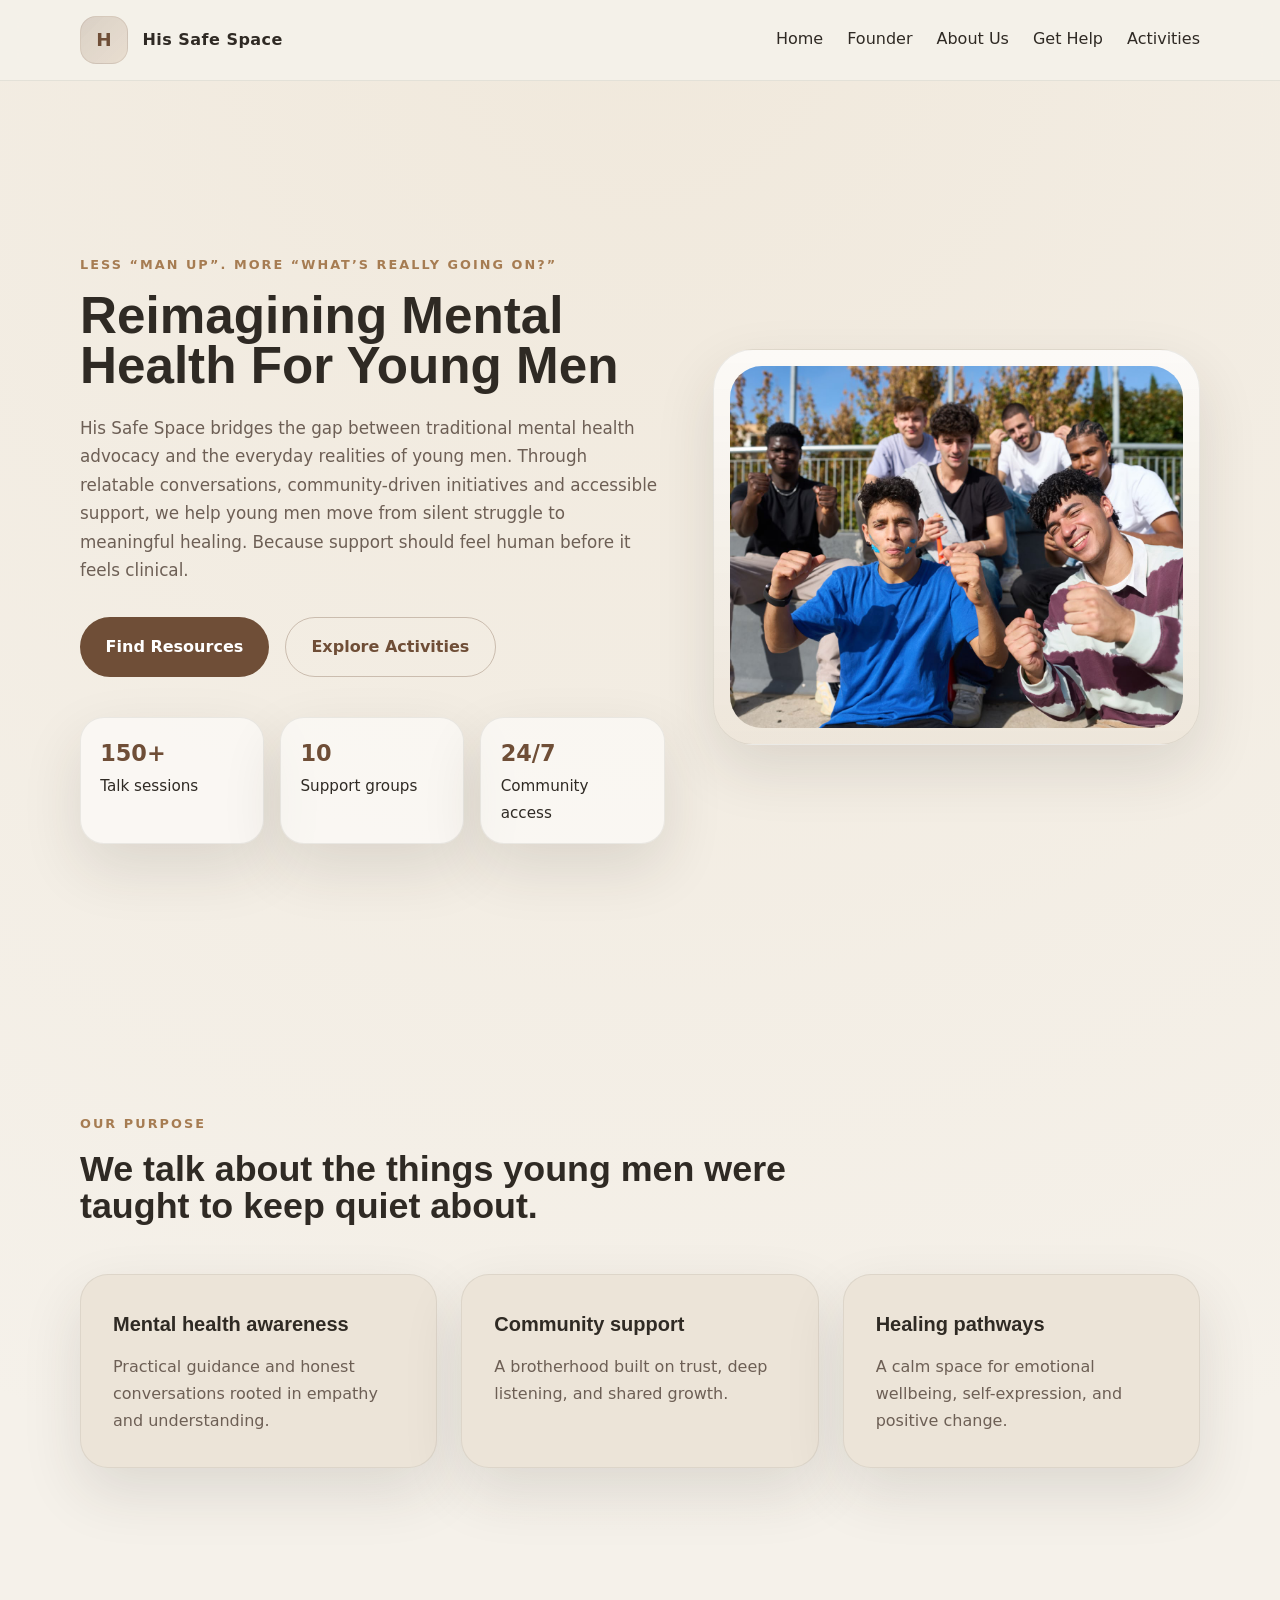
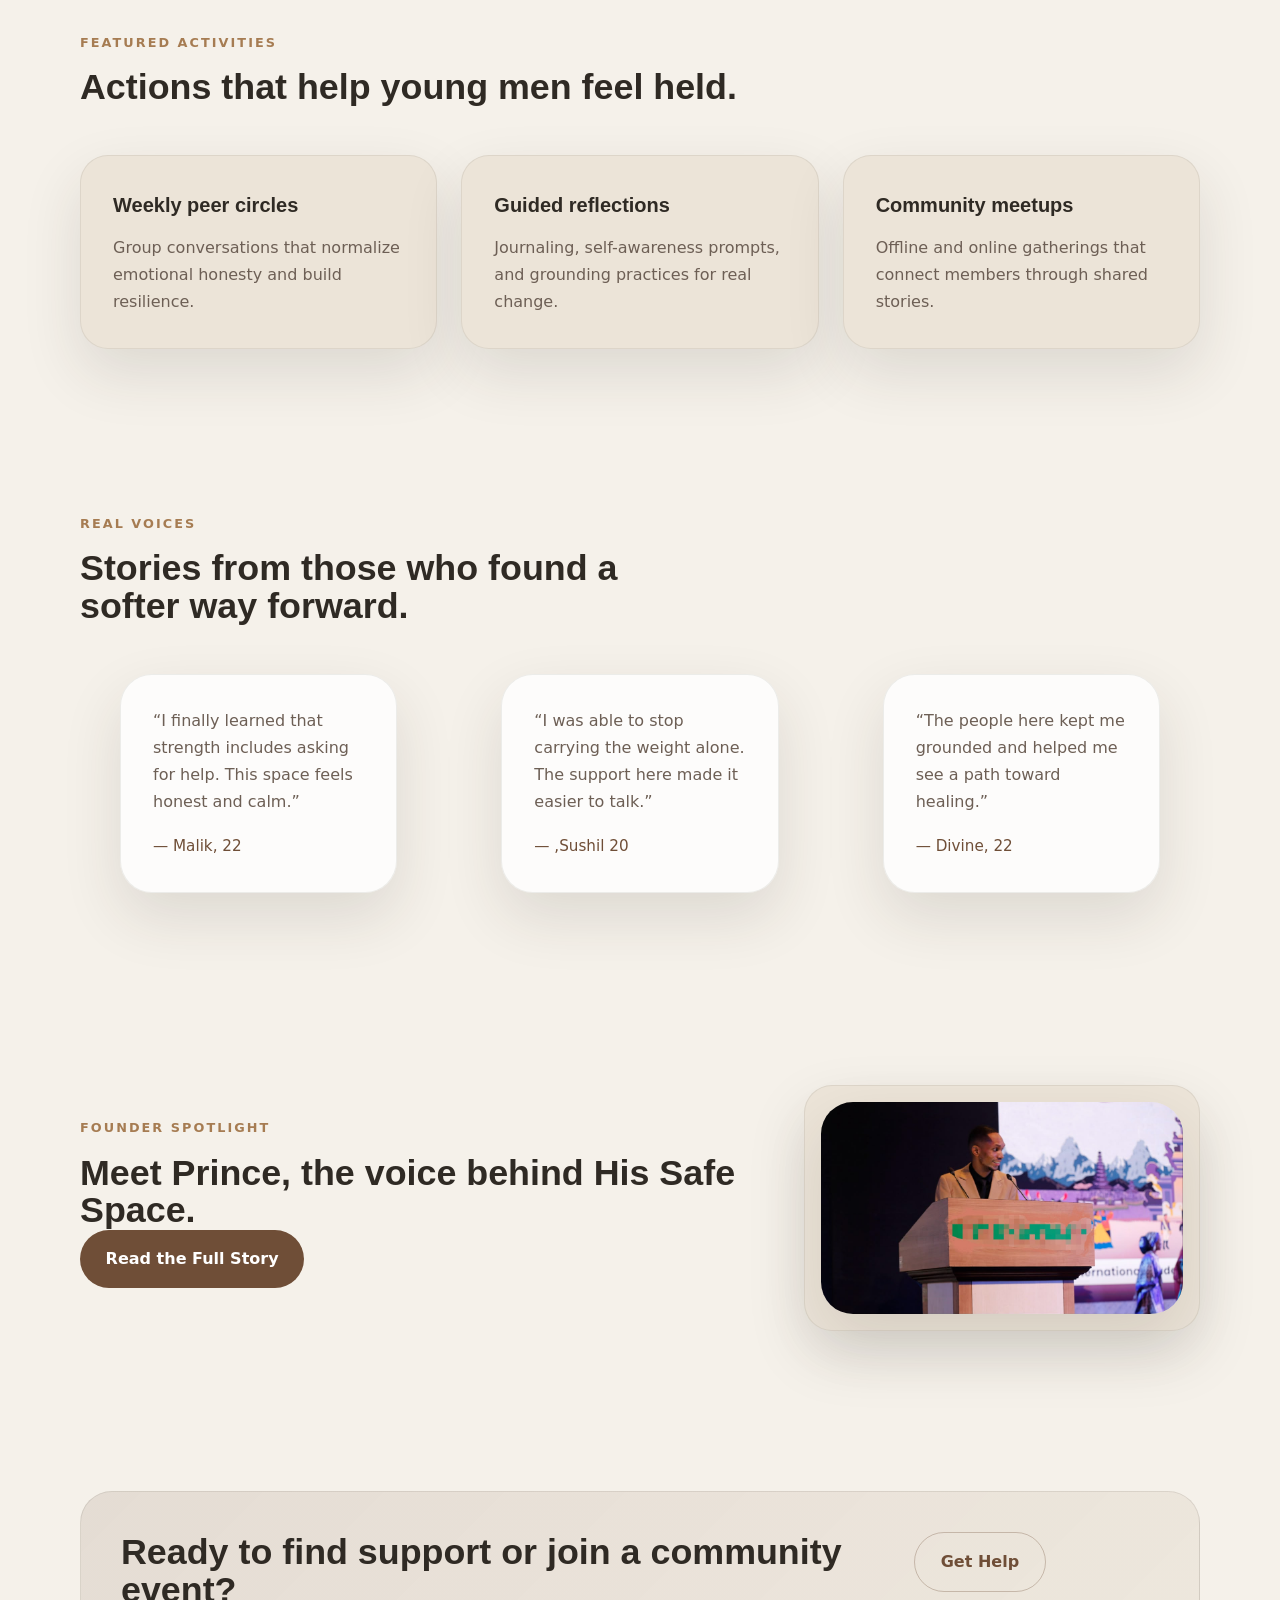
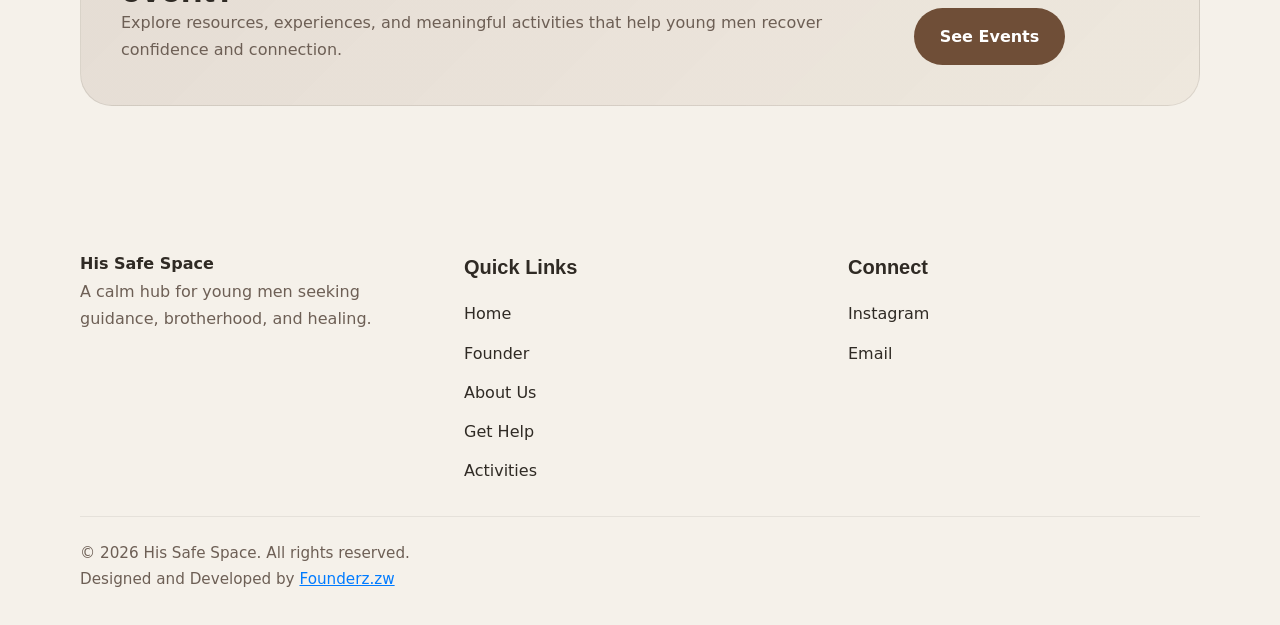
<file: index.html>
<!DOCTYPE html>
<html lang="en">
<head>
  <meta charset="UTF-8" />
  <meta name="viewport" content="width=device-width, initial-scale=1.0" />
  <title>HIS SAFE SPACE | Youth Mental Health</title>
  <link rel="stylesheet" href="css/styles.css" />
  <link rel="stylesheet" href="css/animations.css" />
  <link rel="stylesheet" href="css/responsive.css" />
</head>
<body>
  <header class="site-header">
    <div class="container header-inner">
      <a href="index.html" class="brand" aria-label="His Safe Space homepage">
        <span class="brand-mark">H</span>
        <span class="brand-text">His Safe Space</span>
      </a>
      <button class="nav-toggle" aria-controls="primary-navigation" aria-expanded="false" aria-label="Open navigation">
        <span></span><span></span><span></span>
      </button>
      <nav class="nav" id="primary-navigation">
        <ul class="nav-list">
          <li><a href="index.html">Home</a></li>
          <li><a href="founder.html">Founder</a></li>
          <li><a href="about.html">About Us</a></li>
          <li><a href="get-help.html">Get Help</a></li>
          <li><a href="activities.html">Activities</a></li>
        </ul>
      </nav>
    </div>
  </header>

  <main>
    <section class="hero section" id="home-hero">
      <div class="container hero-grid">
        <div class="hero-copy" data-animate>
          <span class="eyebrow">LESS “MAN UP”. MORE “WHAT’S REALLY GOING ON?”</span>
          <h1>Reimagining Mental Health For Young Men</h1>
          <p>
            His Safe Space bridges the gap between traditional mental health advocacy and the everyday realities of young men. 
            Through relatable conversations, community-driven initiatives and accessible support, we help young men move from silent struggle to meaningful healing.
            Because support should feel human before it feels clinical.
          </p>
         
          <div class="hero-actions">
            <a class="button button-primary" href="get-help.html">Find Resources</a>
            <a class="button button-secondary" href="activities.html">Explore Activities</a>
          </div>
          <div class="hero-stats" aria-label="Impact statistics">
            <div>
              <strong>150+</strong>
              <span>Talk sessions</span>
            </div>
            <div>
              <strong>10</strong>
              <span>Support groups</span>
            </div>
            <div>
              <strong>24/7</strong>
              <span>Community access</span>
            </div>
          </div>
        </div>
        <div class="hero-visual" data-animate>
          <div class="hero-card">
            <img src="assets/images/hero-illustration.jpeg" alt="Warm illustration of young people sharing" />
          </div>
        </div>
      </div>
    </section>

    <section class="mission section" id="mission" data-animate>
      <div class="container">
        <div class="section-header">
          <p class="eyebrow">Our Purpose</p>
          <h2>We talk about the things young men were taught to keep quiet about.</h2>
        </div>
        <div class="mission-grid">
          <article class="mission-card">
            <h3>Mental health awareness</h3>
            <p>Practical guidance and honest conversations rooted in empathy and understanding.</p>
          </article>
          <article class="mission-card">
            <h3>Community support</h3>
            <p>A brotherhood built on trust, deep listening, and shared growth.</p>
          </article>
          <article class="mission-card">
            <h3>Healing pathways</h3>
            <p>A calm space for emotional wellbeing, self-expression, and positive change.</p>
          </article>
        </div>
      </div>
    </section>

    <section class="featured section" id="featured-activities" data-animate>
      <div class="container">
        <div class="section-header">
          <p class="eyebrow">Featured Activities</p>
          <h2>Actions that help young men feel held.</h2>
        </div>
        <div class="featured-grid">
          <article class="featured-card">
            <h3>Weekly peer circles</h3>
            <p>Group conversations that normalize emotional honesty and build resilience.</p>
          </article>
          <article class="featured-card">
            <h3>Guided reflections</h3>
            <p>Journaling, self-awareness prompts, and grounding practices for real change.</p>
          </article>
          <article class="featured-card">
            <h3>Community meetups</h3>
            <p>Offline and online gatherings that connect members through shared stories.</p>
          </article>
        </div>
      </div>
    </section>

    <section class="testimonials section" id="testimonials" data-animate>
      <div class="container testimonials-inner">
        <div class="section-header narrow">
          <p class="eyebrow">Real Voices</p>
          <h2>Stories from those who found a softer way forward.</h2>
        </div>
        <div class="testimonial-grid">
          <blockquote>
            <p>“I finally learned that strength includes asking for help. This space feels honest and calm.”</p>
            <footer>— Malik, 22</footer>
          </blockquote>
          <blockquote>
            <p>“I was able to stop carrying the weight alone. The support here made it easier to talk.”</p>
            <footer>— ,Sushil 20</footer>
          </blockquote>
          <blockquote>
            <p>“The people here kept me grounded and helped me see a path toward healing.”</p>
            <footer>— Divine, 22</footer>
          </blockquote>
        </div>
      </div>
    </section>

    <section class="founder-preview section" id="founder-preview" data-animate>
      <div class="container founder-grid">
        <div class="founder-copy">
          <p class="eyebrow">Founder Spotlight</p>
          <h2>Meet Prince, the voice behind His Safe Space.</h2>
          <a class="button button-primary" href="founder.html">Read the Full Story</a>
        </div>
        <div class="founder-card">
          <img src="assets/images/founder-photo.jpeg" alt="Portrait of founder Prince" />
        </div>
      </div>
    </section>

    <section class="cta section" id="cta" data-animate>
      <div class="container cta-panel">
        <div>
          <h2>Ready to find support or join a community event?</h2>
          <p>Explore resources, experiences, and meaningful activities that help young men recover confidence and connection.</p>
        </div>
        <div class="cta-actions">
          <a class="button button-secondary" href="get-help.html">Get Help</a>
          <a class="button button-primary" href="activities.html">See Events</a>
        </div>
      </div>
    </section>
  </main>

  <footer class="site-footer">
    <div class="container footer-grid">
      <div>
        <a href="index.html" class="brand footer-brand">His Safe Space</a>
        <p>A calm hub for young men seeking guidance, brotherhood, and healing.</p>
      </div>
      <div>
        <h3>Quick Links</h3>
        <ul>
          <li><a href="index.html">Home</a></li>
          <li><a href="founder.html">Founder</a></li>
          <li><a href="about.html">About Us</a></li>
          <li><a href="get-help.html">Get Help</a></li>
          <li><a href="activities.html">Activities</a></li>
        </ul>
      </div>
      <div>
        <h3>Connect</h3>
        <ul class="social-list">
          <li><a href="https://www.instagram.com/his_safespace?igsh=cHZrZWQzOXJzcTB6&utm_source=qr" target="_blank" rel="noopener noreferrer">Instagram</a></li>
          <li><a href="mailto:Email-hhisafespace@gmail.com" target="_blank" rel="noopener noreferrer">Email</a></li>
        </ul>
      </div>
    </div>
    <div class="container footer-bottom">
      <p>© 2026 His Safe Space. All rights reserved.</p>
      <p>Designed and Developed by <a href="https://founderz.onrender.com" style="color: #007bff; text-decoration: underline;" target="_blank" rel="noopener noreferrer">Founderz.zw</a></p>
    </div>
  </footer>

  <script src="js/main.js"></script>
</body>
</html>
</file>
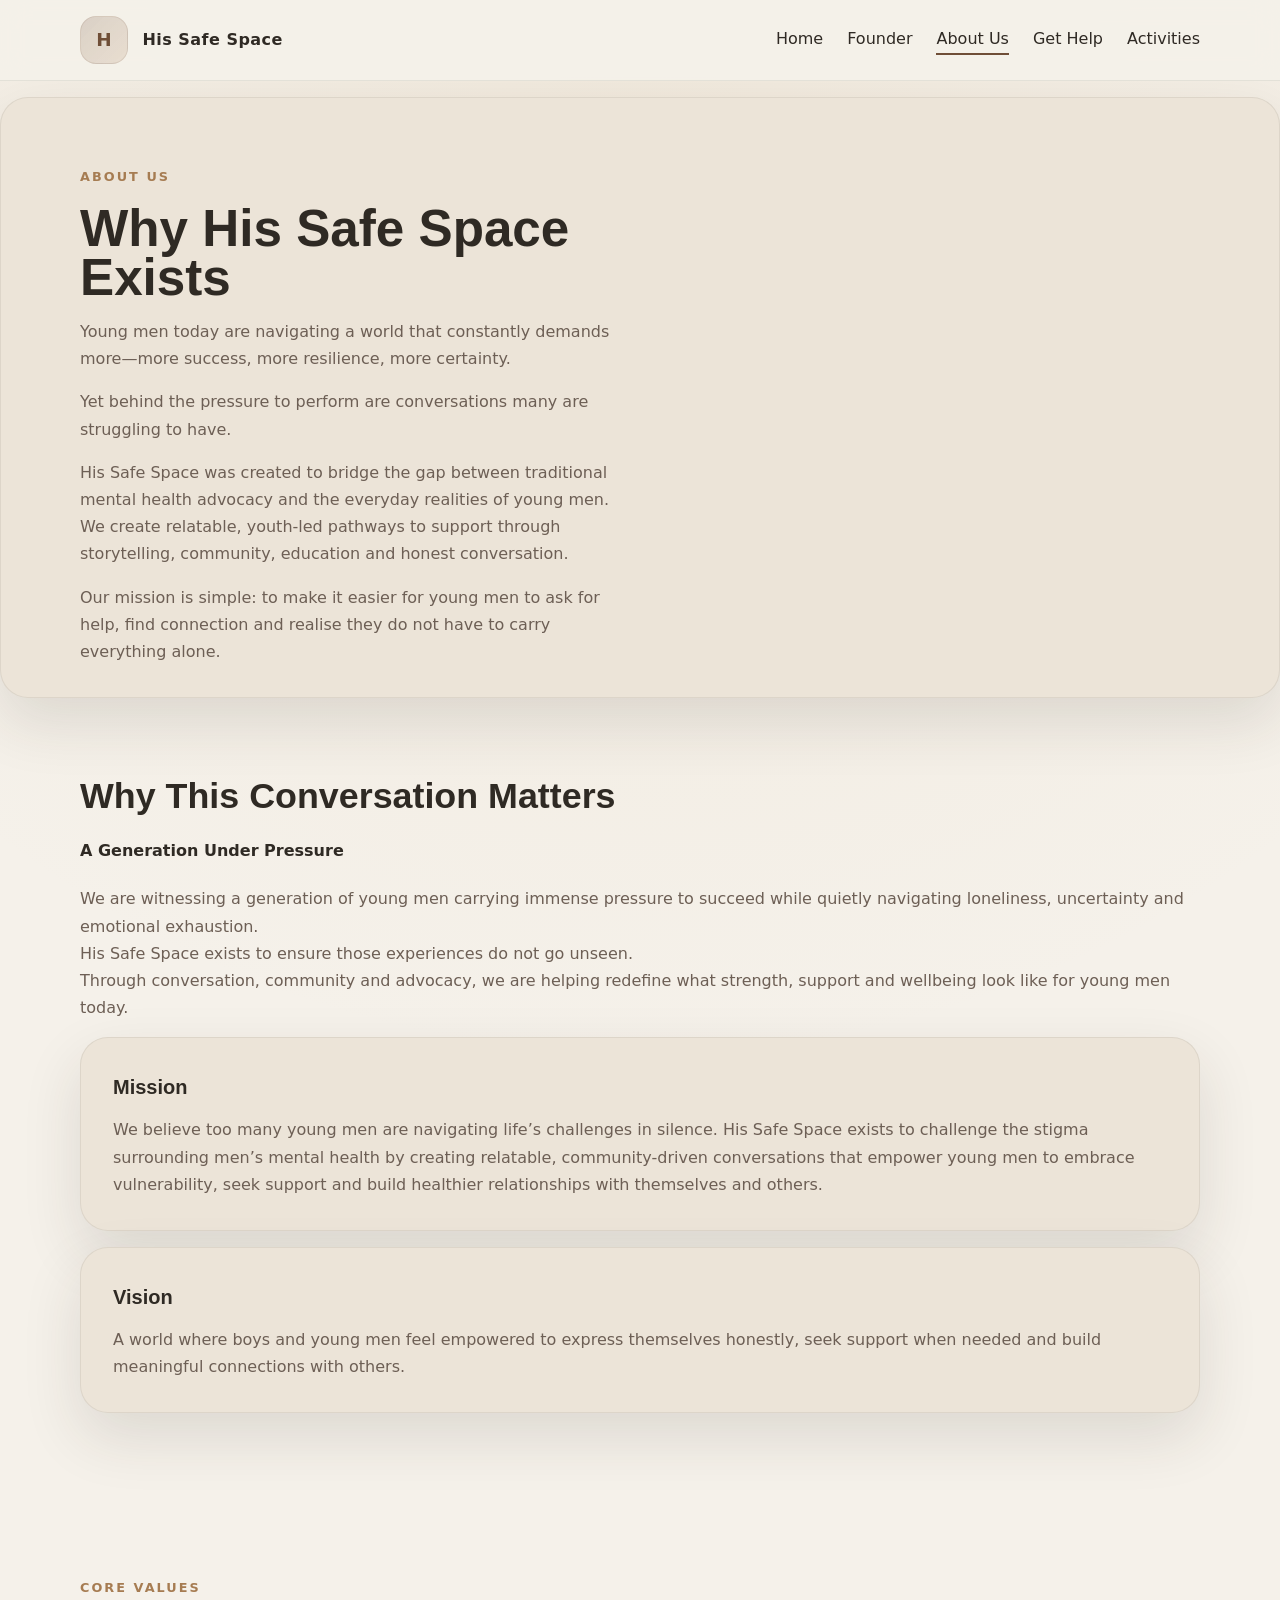
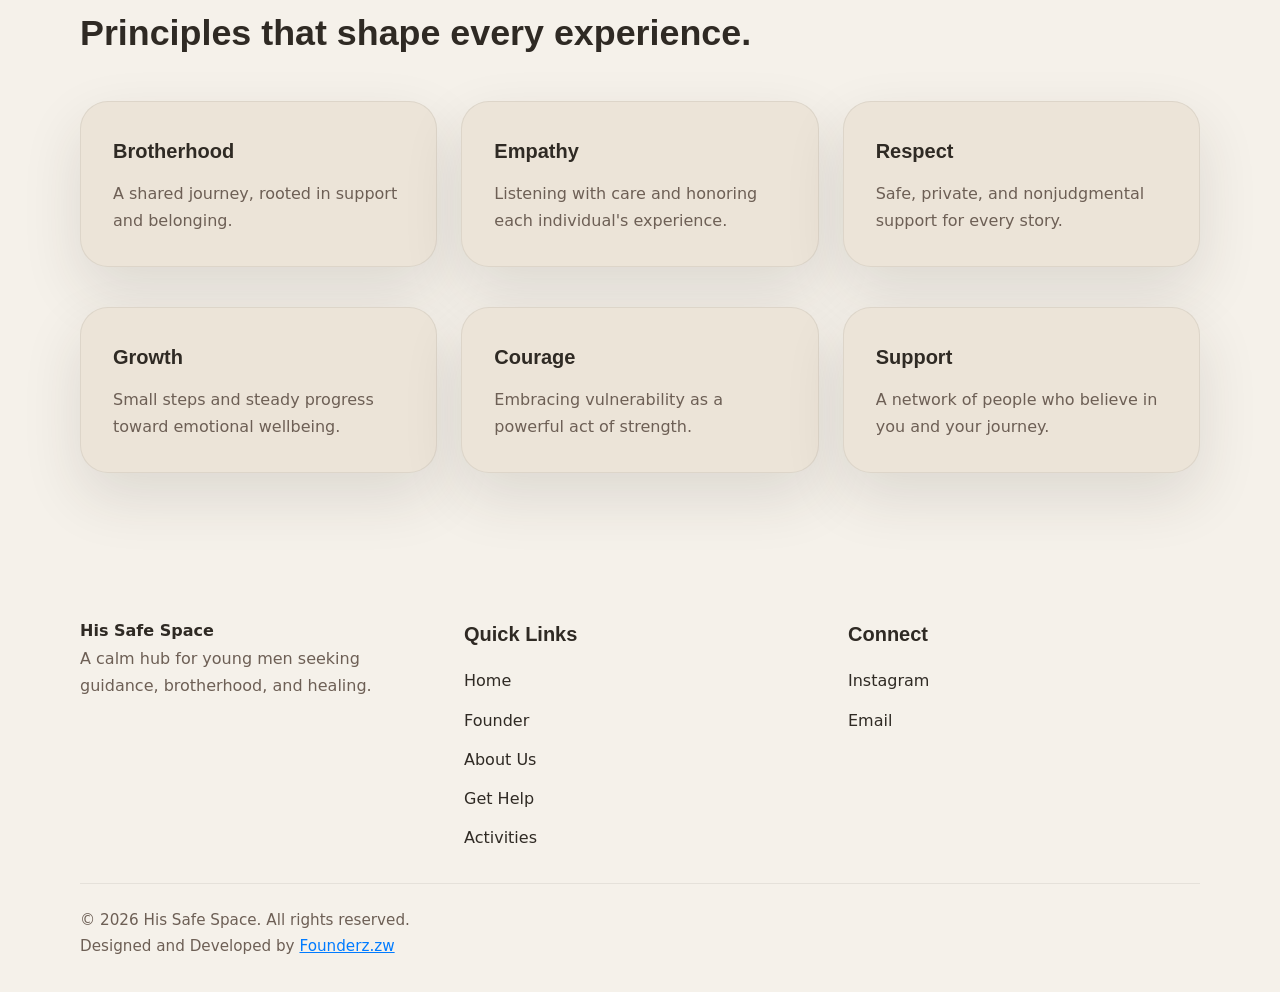
<file: about.html>
<!DOCTYPE html>
<html lang="en">
<head>
  <meta charset="UTF-8" />
  <meta name="viewport" content="width=device-width, initial-scale=1.0" />
  <title>About Us | HIS SAFE SPACE</title>
  <link rel="stylesheet" href="css/styles.css" />
  <link rel="stylesheet" href="css/animations.css" />
  <link rel="stylesheet" href="css/responsive.css" />
</head>
<body>
  <header class="site-header">
    <div class="container header-inner">
      <a href="index.html" class="brand" aria-label="His Safe Space homepage">
        <span class="brand-mark">H</span>
        <span class="brand-text">His Safe Space</span>
      </a>
      <button class="nav-toggle" aria-controls="primary-navigation" aria-expanded="false" aria-label="Open navigation">
        <span></span><span></span><span></span>
      </button>
      <nav class="nav" id="primary-navigation">
        <ul class="nav-list">
          <li><a href="index.html">Home</a></li>
          <li><a href="founder.html">Founder</a></li>
          <li><a href="about.html" aria-current="page">About Us</a></li>
          <li><a href="get-help.html">Get Help</a></li>
          <li><a href="activities.html">Activities</a></li>
        </ul>
      </nav>
    </div>
  </header>

  <main>
    <section class="page-hero section" data-animate>
      <div class="container page-hero-grid">
        <div class="page-hero-copy">
          <p class="eyebrow">About Us</p>
          <h1>Why His Safe Space Exists</h1>
          <p class="page-subtitle">
            Young men today are navigating a world that constantly demands more—more success, more resilience, more certainty.
          </p>
          <p class="page-subtitle">
            Yet behind the pressure to perform are conversations many are struggling to have.
          </p>
          <P class="page-subtitle">
            His Safe Space was created to bridge the gap between traditional mental health advocacy and the everyday realities of young men. We create relatable, youth-led pathways to support through storytelling, community, education and honest conversation.
          </P>
          <p class="page-subtitle">
            Our mission is simple: to make it easier for young men to ask for help, find connection and realise they do not have to carry everything alone.
          </p>
        </div>
      </div>
    </section>

    <section class="about-content section" data-animate>
      <div class="container about-grid">
        <article>
          <h2>Why This Conversation Matters</h2>
          
          <h4>A Generation Under Pressure</h4>
          
          <p>
            We are witnessing a generation of young men carrying immense pressure to succeed while quietly navigating loneliness, uncertainty and emotional exhaustion.
          </p>
          <p>
            His Safe Space exists to ensure those experiences do not go unseen.
          </p>
          <p>
            Through conversation, community and advocacy, we are helping redefine what strength, support and wellbeing look like for young men today.
          </p>
        </article>
        <aside class="about-sidebar">
          <div class="value-card">
            <h3>Mission</h3>
            <p>
              We believe too many young men are navigating life’s challenges in silence.
              His Safe Space exists to challenge the stigma surrounding men’s mental health by creating relatable, 
              community-driven conversations that empower young men to embrace vulnerability, seek support and build healthier relationships with themselves and others.
            </p>
          </div>
          <div class="value-card">
            <h3>Vision</h3>
            <p>
              A world where boys and young men feel empowered to express themselves honestly,
               seek support when needed and build meaningful connections with others.
            </p>
          </div>
        </aside>
      </div>
    </section>

    <section class="core-values section" data-animate>
      <div class="container">
        <div class="section-header">
          <p class="eyebrow">Core Values</p>
          <h2>Principles that shape every experience.</h2>
        </div>
        <div class="values-grid values-grid-2">
          <article class="value-card interactive-card" tabindex="0">
            <h3>Brotherhood</h3>
            <p>A shared journey, rooted in support and belonging.</p>
          </article>
          <article class="value-card interactive-card" tabindex="0">
            <h3>Empathy</h3>
            <p>Listening with care and honoring each individual's experience.</p>
          </article>
          <article class="value-card interactive-card" tabindex="0">
            <h3>Respect</h3>
            <p>Safe, private, and nonjudgmental support for every story.</p>
          </article>
          <article class="value-card interactive-card" tabindex="0">
            <h3>Growth</h3>
            <p>Small steps and steady progress toward emotional wellbeing.</p>
          </article>
          <article class="value-card interactive-card" tabindex="0">
            <h3>Courage</h3>
            <p>Embracing vulnerability as a powerful act of strength.</p>
          </article>
          <article class="value-card interactive-card" tabindex="0">
            <h3>Support</h3>
            <p>A network of people who believe in you and your journey.</p>
          </article>
        </div>
      </div>
    </section>
  </main>

  <footer class="site-footer">
    <div class="container footer-grid">
      <div>
        <a href="index.html" class="brand footer-brand">His Safe Space</a>
        <p>A calm hub for young men seeking guidance, brotherhood, and healing.</p>
      </div>
      <div>
        <h3>Quick Links</h3>
        <ul>
          <li><a href="index.html">Home</a></li>
          <li><a href="founder.html">Founder</a></li>
          <li><a href="about.html">About Us</a></li>
          <li><a href="get-help.html">Get Help</a></li>
          <li><a href="activities.html">Activities</a></li>
        </ul>
      </div>
      <div>
        <h3>Connect</h3>
        <ul class="social-list">
          <li><a href="https://www.instagram.com/his_safespace?igsh=cHZrZWQzOXJzcTB6&utm_source=qr" target="_blank" rel="noopener noreferrer">Instagram</a></li>
          <li><a href="mailto:Email-hhisafespace@gmail.com" target="_blank" rel="noopener noreferrer">Email</a></li>
          
        </ul>
      </div>
    </div>
    <div class="container footer-bottom">
      <p>© 2026 His Safe Space. All rights reserved.</p>
      <p>Designed and Developed by <a href="https://founderz.onrender.com" style="color: #007bff; text-decoration: underline;" target="_blank" rel="noopener noreferrer">Founderz.zw</a></p>
    </div>
  </footer>

  <script src="js/main.js"></script>
</body>
</html>
</file>
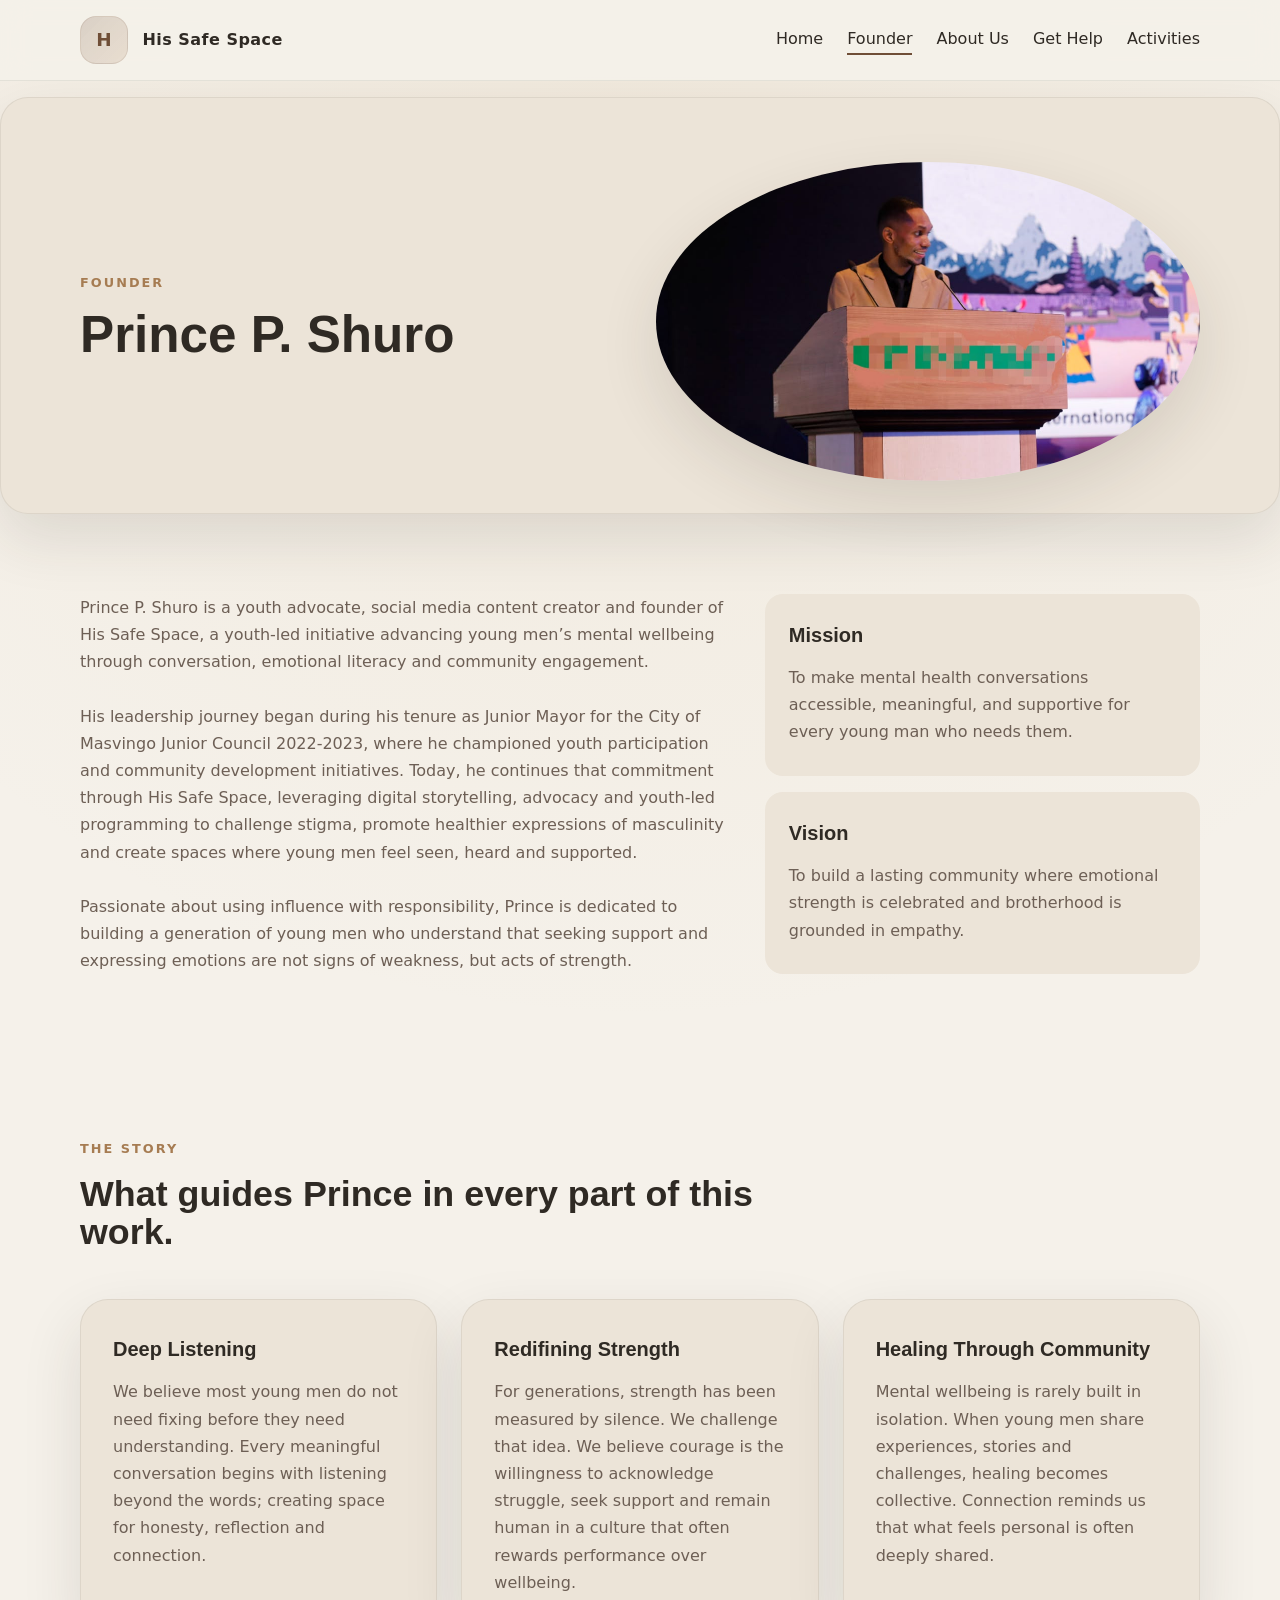
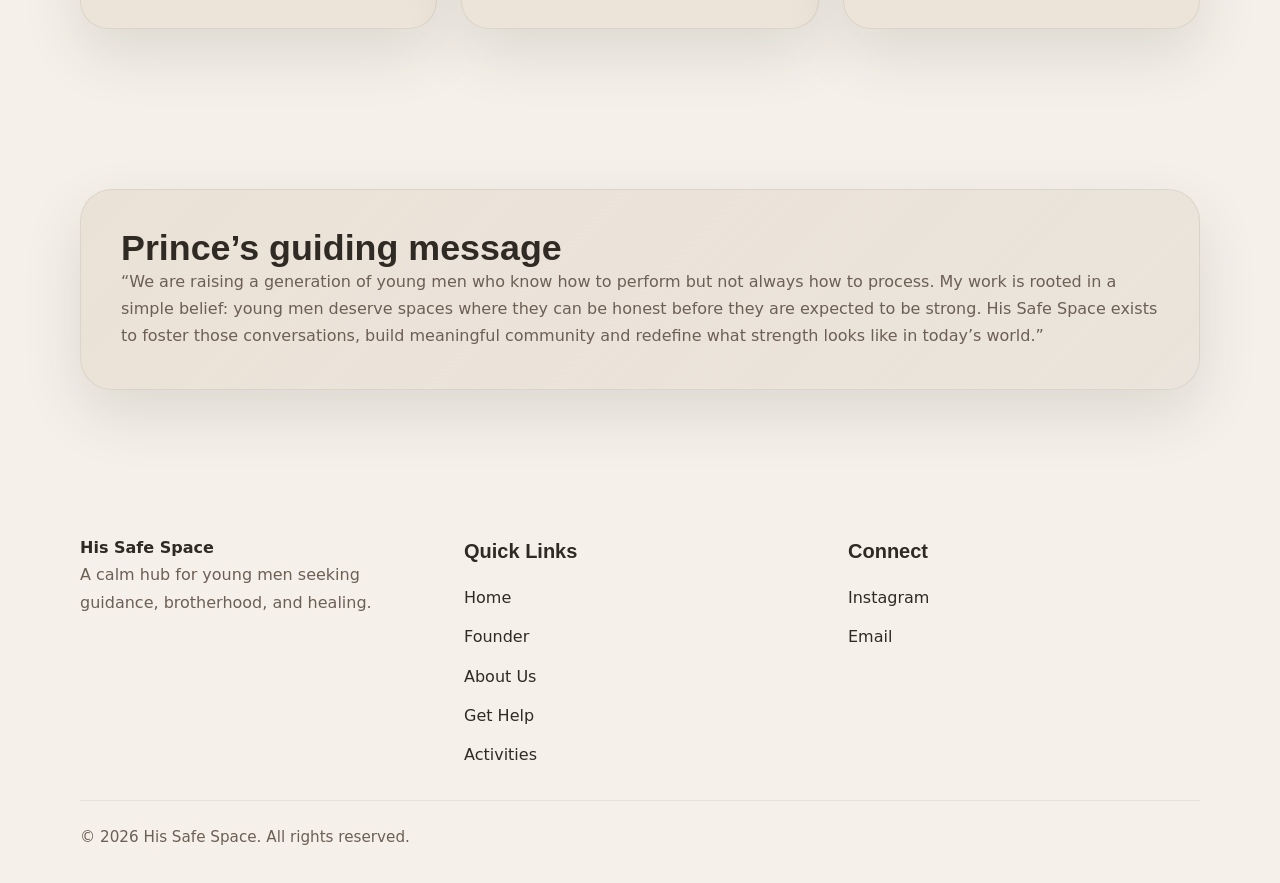
<file: founder.html>
<!DOCTYPE html>
<html lang="en">
<head>
  <meta charset="UTF-8" />
  <meta name="viewport" content="width=device-width, initial-scale=1.0" />
  <title>Founder | HIS SAFE SPACE</title>
  <link rel="stylesheet" href="css/styles.css" />
  <link rel="stylesheet" href="css/animations.css" />
  <link rel="stylesheet" href="css/responsive.css" />
</head>
<body>
  <header class="site-header">
    <div class="container header-inner">
      <a href="index.html" class="brand" aria-label="His Safe Space homepage">
        <span class="brand-mark">H</span>
        <span class="brand-text">His Safe Space</span>
      </a>
      <button class="nav-toggle" aria-controls="primary-navigation" aria-expanded="false" aria-label="Open navigation">
        <span></span><span></span><span></span>
      </button>
      <nav class="nav" id="primary-navigation">
        <ul class="nav-list">
          <li><a href="index.html">Home</a></li>
          <li><a href="founder.html" aria-current="page">Founder</a></li>
          <li><a href="about.html">About Us</a></li>
          <li><a href="get-help.html">Get Help</a></li>
          <li><a href="activities.html">Activities</a></li>
        </ul>
      </nav>
    </div>
  </header>

  <main>
    <section class="page-hero section" data-animate>
      <div class="container page-hero-grid">
        <div class="page-hero-copy">
          <p class="eyebrow">Founder</p>
          <h1>Prince P. Shuro</h1>
          
        </div>
        <div class="page-hero-image">
          <img src="assets/images/founder-photo.jpeg" alt="Founder Prince smiling" />
        </div>
      </div>
    </section>

    <section class="founder-story section" data-animate>
      <div class="container founder-story-grid">
        <article>
          <p>
            Prince P. Shuro is a youth advocate, social media content creator and founder of His Safe Space, a youth-led initiative advancing young men’s mental wellbeing through conversation, emotional literacy and community engagement.

          </p>
          <br>
          <p>
            His leadership journey began during his tenure as Junior Mayor for the City of Masvingo Junior Council 2022-2023, where he championed youth participation and community development initiatives. 
            Today, he continues that commitment through His Safe Space, leveraging digital storytelling, advocacy and youth-led programming to challenge stigma, promote healthier expressions of masculinity and create spaces where young men feel seen, heard and supported.
          </p>
          <br>
          <p>
            Passionate about using influence with responsibility, Prince is dedicated to building a generation of young men who understand that seeking support and expressing emotions are not signs of weakness, but acts of strength.
          </p>

        </article>
        <aside class="founder-details">
          <div class="detail-card">
            <h3>Mission</h3>
            <p>To make mental health conversations accessible, meaningful, and supportive for every young man who needs them.</p>
          </div>
          <div class="detail-card">
            <h3>Vision</h3>
            <p>To build a lasting community where emotional strength is celebrated and brotherhood is grounded in empathy.</p>
          </div>
        </aside>
      </div>
    </section>

    <section class="values section" data-animate>
      <div class="container">
        <div class="section-header">
          <p class="eyebrow">The Story</p>
          <h2>What guides Prince in every part of this work.</h2>
        </div>
        <div class="values-grid">
          <article class="value-card">
            <h3>Deep Listening</h3>
            <p>We believe most young men do not need fixing before they need understanding. Every meaningful conversation begins with listening beyond the words; creating space for honesty, reflection and connection.</p>
          </article>
          <article class="value-card">
            <h3>Redifining Strength</h3>
            <p>For generations, strength has been measured by silence. We challenge that idea. We believe courage is the willingness to acknowledge struggle, seek support and remain human in a culture that often rewards performance over wellbeing.</p>
          </article>
          <article class="value-card">
            <h3>Healing Through Community</h3>
            <p>Mental wellbeing is rarely built in isolation. When young men share experiences, stories and challenges, healing becomes collective. Connection reminds us that what feels personal is often deeply shared.</p>
          </article>
        </div>
      </div>
    </section>

    <section class="founder-vision section" data-animate>
      <div class="container founder-vision-panel">
        <div>
          <h2>Prince’s guiding message</h2>
          <p>“We are raising a generation of young men who know how to perform but not always how to process. My work is rooted in a simple belief: young men deserve spaces where they can be honest before they are expected to be strong. His Safe Space exists to foster those conversations, build meaningful community and redefine what strength looks like in today’s world.”</p>
        </div>
      </div>
    </section>
  </main>

  <footer class="site-footer">
    <div class="container footer-grid">
      <div>
        <a href="index.html" class="brand footer-brand">His Safe Space</a>
        <p>A calm hub for young men seeking guidance, brotherhood, and healing.</p>
      </div>
      <div>
        <h3>Quick Links</h3>
        <ul>
          <li><a href="index.html">Home</a></li>
          <li><a href="founder.html">Founder</a></li>
          <li><a href="about.html">About Us</a></li>
          <li><a href="get-help.html">Get Help</a></li>
          <li><a href="activities.html">Activities</a></li>
        </ul>
      </div>
      <div>
        <h3>Connect</h3>
        <ul class="social-list">
          <li><a href="https://www.instagram.com/his_safespace?igsh=cHZrZWQzOXJzcTB6&utm_source=qr" target="_blank" rel="noopener noreferrer">Instagram</a></li>
          <li><a href="mailto:Email-hhisafespace@gmail.com" target="_blank" rel="noopener noreferrer">Email</a></li>
        </ul>
      </div>
    </div>
    <div class="container footer-bottom">
      <p>© 2026 His Safe Space. All rights reserved.</p>
    </div>
  </footer>

  <script src="js/main.js"></script>
</body>
</html>
</file>
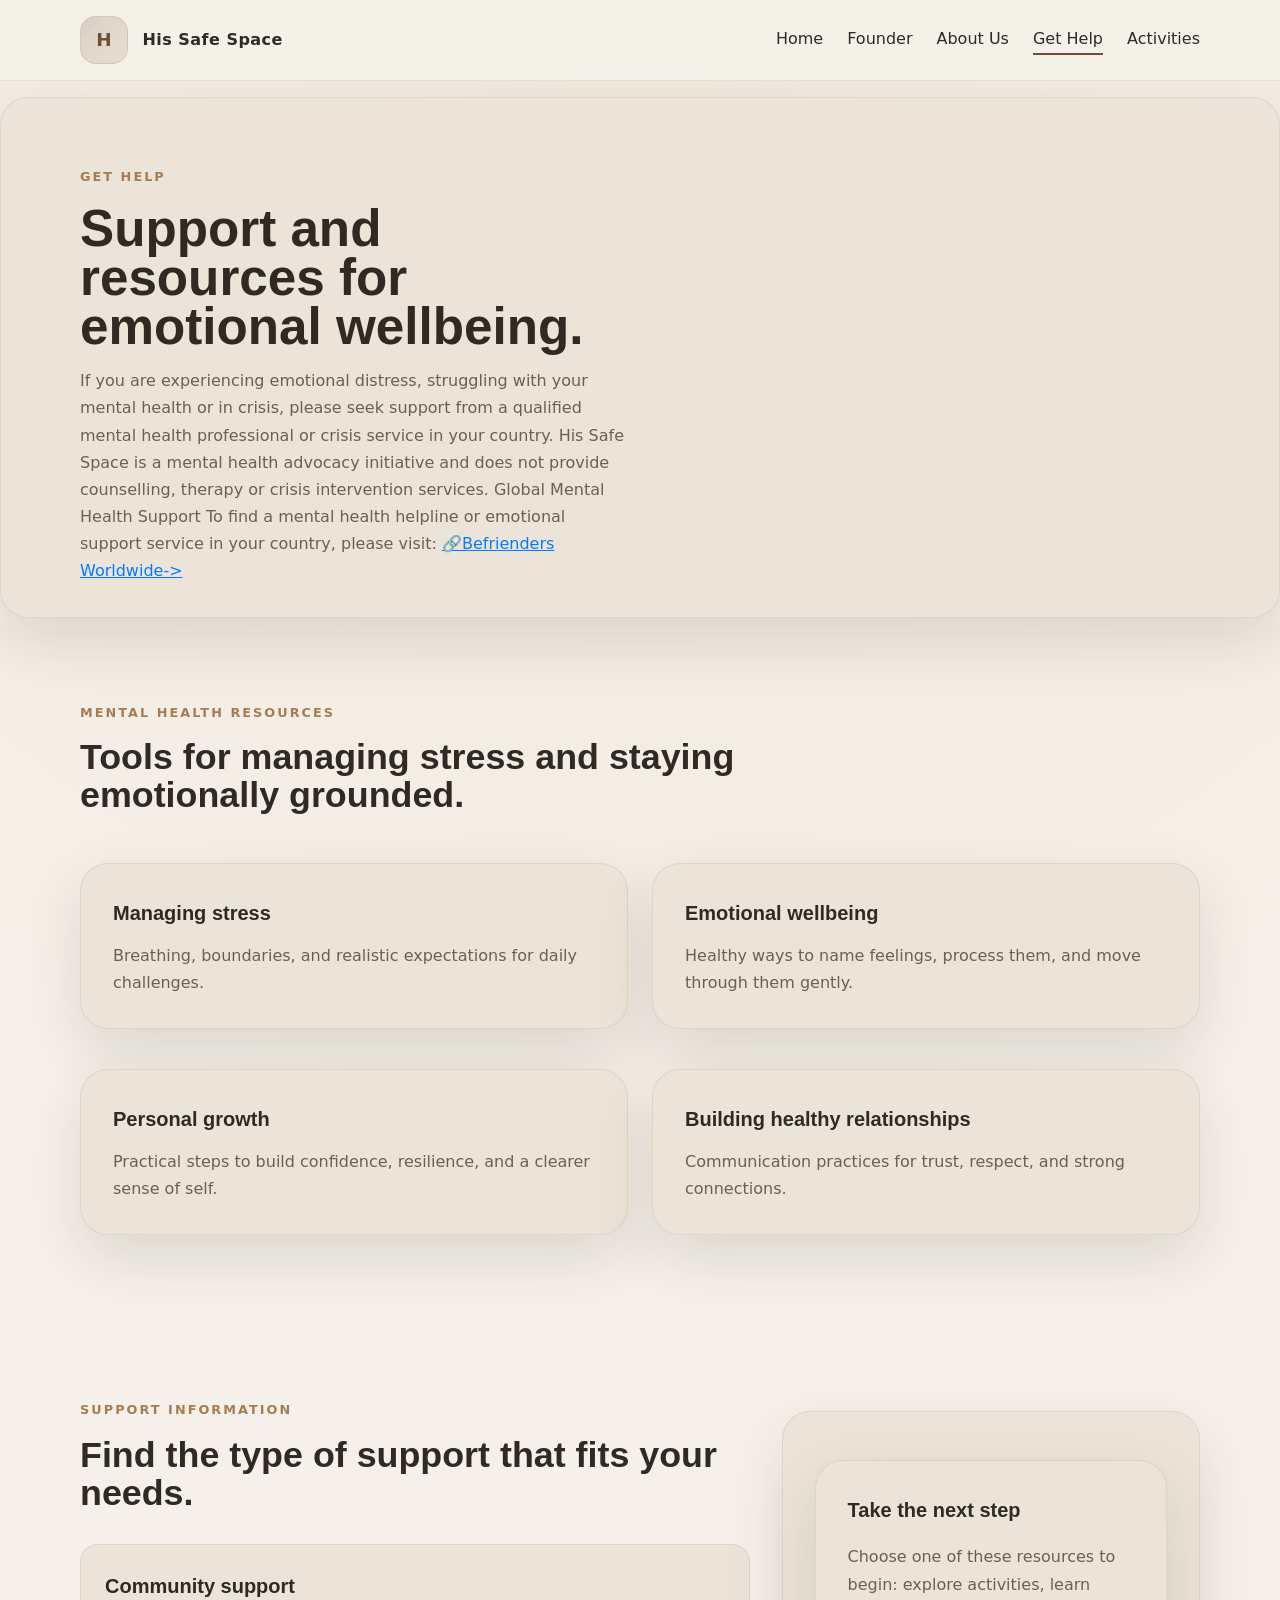
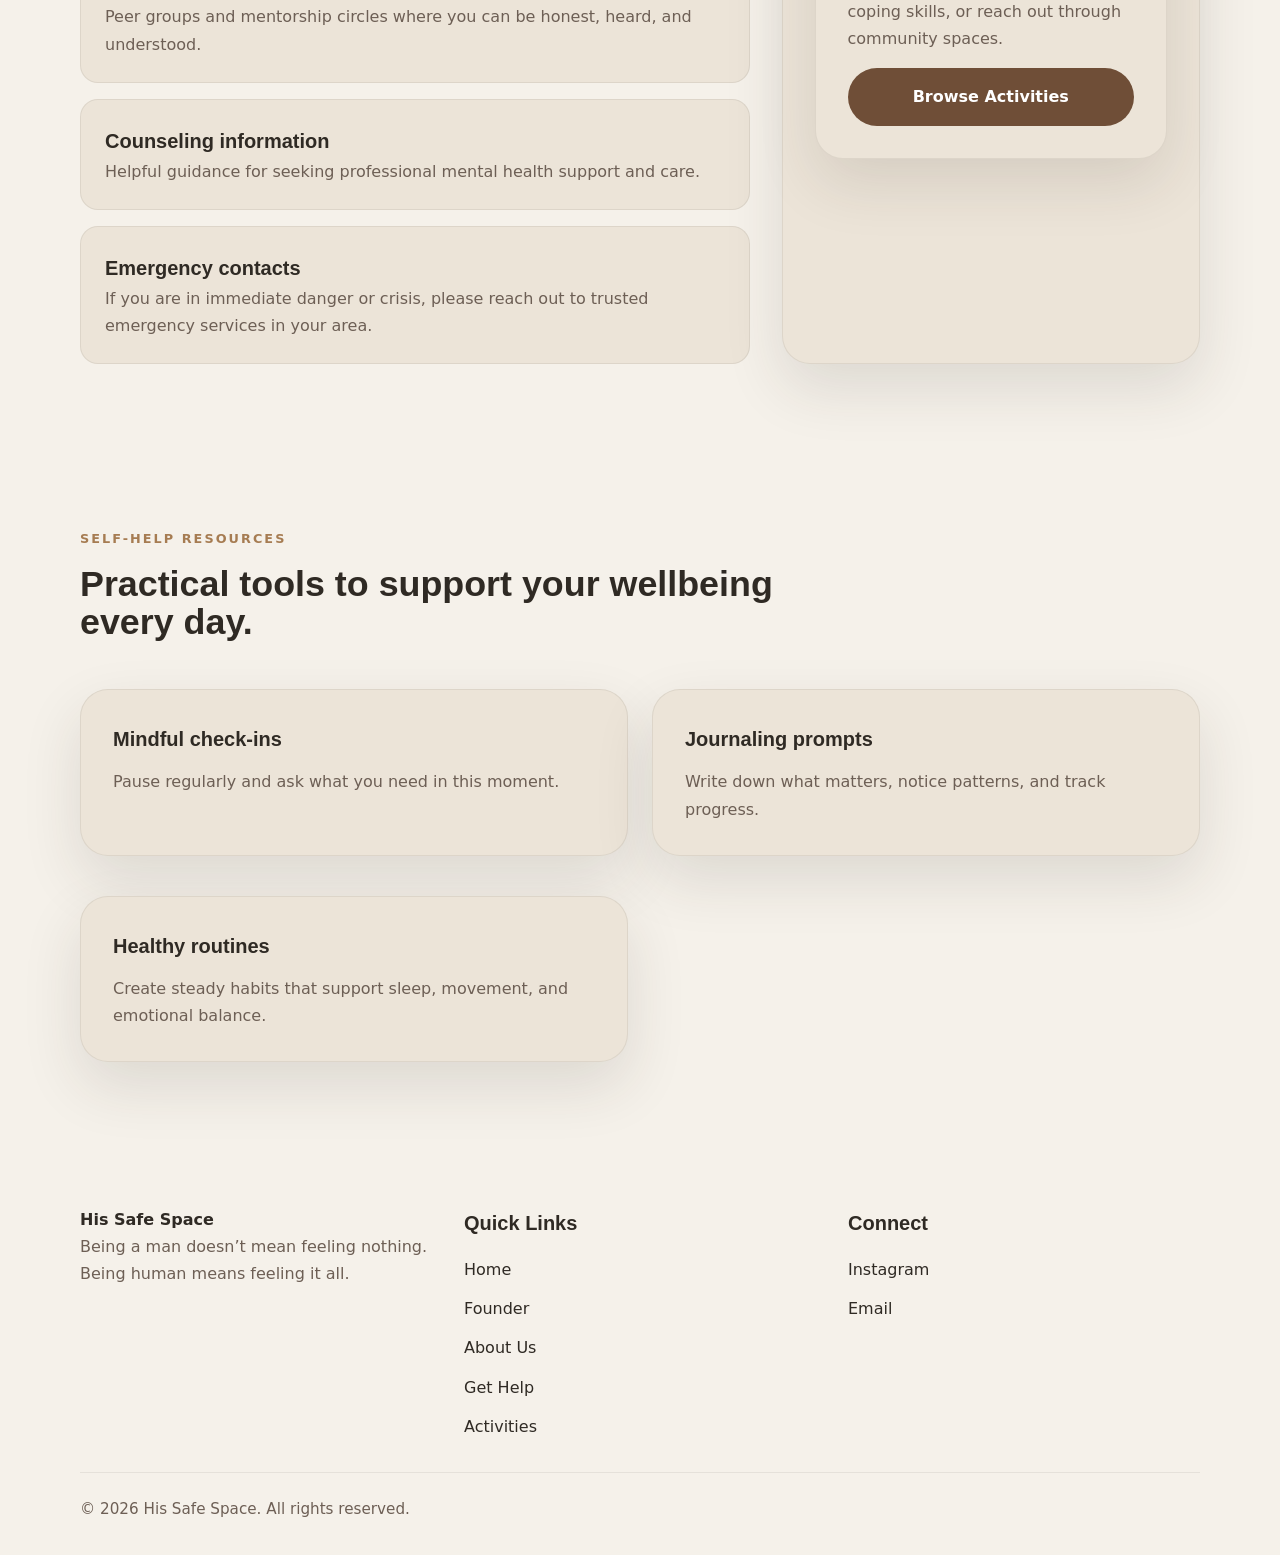
<file: get-help.html>
<!DOCTYPE html>
<html lang="en">
<head>
  <meta charset="UTF-8" />
  <meta name="viewport" content="width=device-width, initial-scale=1.0" />
  <title>Get Help | HIS SAFE SPACE</title>
  <link rel="stylesheet" href="css/styles.css" />
  <link rel="stylesheet" href="css/animations.css" />
  <link rel="stylesheet" href="css/responsive.css" />
</head>
<body>
  <header class="site-header">
    <div class="container header-inner">
      <a href="index.html" class="brand" aria-label="His Safe Space homepage">
        <span class="brand-mark">H</span>
        <span class="brand-text">His Safe Space</span>
      </a>
      <button class="nav-toggle" aria-controls="primary-navigation" aria-expanded="false" aria-label="Open navigation">
        <span></span><span></span><span></span>
      </button>
      <nav class="nav" id="primary-navigation">
        <ul class="nav-list">
          <li><a href="index.html">Home</a></li>
          <li><a href="founder.html">Founder</a></li>
          <li><a href="about.html">About Us</a></li>
          <li><a href="get-help.html" aria-current="page">Get Help</a></li>
          <li><a href="activities.html">Activities</a></li>
        </ul>
      </nav>
    </div>
  </header>

  <main>
    <section class="page-hero section" data-animate>
      <div class="container page-hero-grid">
        <div class="page-hero-copy">
          <p class="eyebrow">Get Help</p>
          <h1>Support and resources for emotional wellbeing.</h1>
          <p class="page-subtitle">If you are experiencing emotional distress, struggling with your mental health or in crisis, please seek support from a qualified mental health professional or crisis service in your country.
            His Safe Space is a mental health advocacy initiative and does not provide counselling, therapy or crisis intervention services.
            Global Mental Health Support
           To find a mental health helpline or emotional support service in your country, please visit:
  
            <a href="https://www.befrienders.org" target="_blank" rel="noopener noreferrer" style="color: #007bff; text-decoration: underline;">🔗Befrienders Worldwide-></a>
          </p>
        </div>
      </div>
    </section>

    <section class="resources section" data-animate>
      <div class="container">
        <div class="section-header">
          <p class="eyebrow">Mental Health Resources</p>
          <h2>Tools for managing stress and staying emotionally grounded.</h2>
        </div>
        <div class="resource-grid">
          <article class="resource-card">
            <h3>Managing stress</h3>
            <p>Breathing, boundaries, and realistic expectations for daily challenges.</p>
          </article>
          <article class="resource-card">
            <h3>Emotional wellbeing</h3>
            <p>Healthy ways to name feelings, process them, and move through them gently.</p>
          </article>
          <article class="resource-card">
            <h3>Personal growth</h3>
            <p>Practical steps to build confidence, resilience, and a clearer sense of self.</p>
          </article>
          <article class="resource-card">
            <h3>Building healthy relationships</h3>
            <p>Communication practices for trust, respect, and strong connections.</p>
          </article>
        </div>
      </div>
    </section>

    <section class="support section" data-animate>
      <div class="container support-grid">
        <div class="support-copy">
          <div class="section-header">
            <p class="eyebrow">Support Information</p>
            <h2>Find the type of support that fits your needs.</h2>
          </div>
          <div class="support-list">
            <div class="support-item">
              <h3>Community support</h3>
              <p>Peer groups and mentorship circles where you can be honest, heard, and understood.</p>
            </div>
            <div class="support-item">
              <h3>Counseling information</h3>
              <p>Helpful guidance for seeking professional mental health support and care.</p>
            </div>
            <div class="support-item">
              <h3>Emergency contacts</h3>
              <p>If you are in immediate danger or crisis, please reach out to trusted emergency services in your area.</p>
            </div>
          </div>
        </div>
        <div class="support-panel">
          <div class="callout-card">
            <h3>Take the next step</h3>
            <p>Choose one of these resources to begin: explore activities, learn coping skills, or reach out through community spaces.</p>
            <a class="button button-primary" href="activities.html">Browse Activities</a>
          </div>
        </div>
      </div>
    </section>

    <section class="self-help section" data-animate>
      <div class="container">
        <div class="section-header">
          <p class="eyebrow">Self-Help Resources</p>
          <h2>Practical tools to support your wellbeing every day.</h2>
        </div>
        <div class="resource-grid">
          <article class="resource-card">
            <h3>Mindful check-ins</h3>
            <p>Pause regularly and ask what you need in this moment.</p>
          </article>
          <article class="resource-card">
            <h3>Journaling prompts</h3>
            <p>Write down what matters, notice patterns, and track progress.</p>
          </article>
          <article class="resource-card">
            <h3>Healthy routines</h3>
            <p>Create steady habits that support sleep, movement, and emotional balance.</p>
          </article>
        </div>
      </div>
    </section>
  </main>

  <footer class="site-footer">
    <div class="container footer-grid">
      <div>
        <a href="index.html" class="brand footer-brand">His Safe Space</a>
        <p>Being a man doesn’t mean feeling nothing. Being human means feeling it all.</p>
      </div>
      <div>
        <h3>Quick Links</h3>
        <ul>
          <li><a href="index.html">Home</a></li>
          <li><a href="founder.html">Founder</a></li>
          <li><a href="about.html">About Us</a></li>
          <li><a href="get-help.html">Get Help</a></li>
          <li><a href="activities.html">Activities</a></li>
        </ul>
      </div>
      <div>
        <h3>Connect</h3>
        <ul class="social-list">
          <li><a href="https://www.instagram.com/his_safespace?igsh=cHZrZWQzOXJzcTB6&utm_source=qr" target="_blank" rel="noopener noreferrer">Instagram</a></li>
          <li><a href="mailto:Email-hhisafespace@gmail.com" target="_blank" rel="noopener noreferrer">Email</a></li>
        </ul>
      </div>
    </div>
    <div class="container footer-bottom">
      <p>© 2026 His Safe Space. All rights reserved.</p>
    </div>
  </footer>

  <script src="js/main.js"></script>
</body>
</html>
</file>
<file: css/styles.css>
:root {
  color-scheme: light;
  --bg: #f5f1ea;
  --surface: #ece4d8;
  --surface-soft: #f1ece2;
  --primary: #6f4e37;
  --secondary: #a67c52;
  --accent: #d6b98c;
  --text: #2f2a24;
  --muted: #6d5f55;
  --shadow: 0 24px 60px rgba(47, 42, 36, 0.12);
  --radius: 28px;
  --radius-sm: 18px;
  --border: rgba(47, 42, 36, 0.12);
  font-family: Inter, system-ui, -apple-system, BlinkMacSystemFont, "Segoe UI", sans-serif;
}

* {
  box-sizing: border-box;
}

html {
  scroll-behavior: smooth;
}

body {
  margin: 0;
  min-height: 100vh;
  background: radial-gradient(circle at top, rgba(214, 185, 140, 0.15), transparent 40%), var(--bg);
  color: var(--text);
  line-height: 1.7;
}

img {
  max-width: 100%;
  display: block;
}

button,
a {
  font: inherit;
}

a {
  color: inherit;
  text-decoration: none;
}

button {
  cursor: pointer;
}

.container {
  width: min(1120px, calc(100% - 2rem));
  margin: 0 auto;
}

.site-header {
  position: sticky;
  top: 0;
  z-index: 20;
  backdrop-filter: blur(14px);
  background: rgba(245, 241, 234, 0.92);
  border-bottom: 1px solid rgba(47, 42, 36, 0.08);
}

.header-inner {
  display: flex;
  align-items: center;
  justify-content: space-between;
  gap: 1rem;
  padding: 1rem 0;
}

.brand {
  display: inline-flex;
  align-items: center;
  gap: 0.9rem;
  font-weight: 700;
}

.brand-mark {
  width: 3rem;
  height: 3rem;
  display: grid;
  place-items: center;
  border-radius: 1rem;
  background: linear-gradient(135deg, rgba(111, 78, 55, 0.2), rgba(166, 124, 82, 0.16));
  color: var(--primary);
  font-size: 1.15rem;
  border: 1px solid rgba(111, 78, 55, 0.12);
}

.brand-text {
  font-size: 1rem;
  letter-spacing: 0.03em;
}

.nav {
  display: flex;
}

.nav-list {
  display: flex;
  align-items: center;
  gap: 1.5rem;
  list-style: none;
  margin: 0;
  padding: 0;
}

.nav-list a {
  color: var(--text);
  font-weight: 500;
  position: relative;
}

.nav-list a::after {
  content: "";
  display: block;
  width: 0;
  height: 2px;
  background: var(--primary);
  transition: width 0.3s ease;
}

.nav-list a:hover::after,
.nav-list a[aria-current="page"]::after {
  width: 100%;
}

.nav-toggle {
  display: none;
  width: 3rem;
  height: 3rem;
  border: none;
  background: transparent;
  align-items: center;
  justify-content: center;
  flex-direction: column;
  gap: 0.4rem;
}

.nav-toggle span {
  width: 1.5rem;
  height: 2px;
  background: var(--text);
  transition: transform 0.3s ease;
}

.section {
  padding: 5rem 0;
}

.section-header {
  max-width: 720px;
  margin-bottom: 2rem;
}

.section-header.narrow {
  max-width: 560px;
}

.eyebrow {
  display: inline-block;
  margin-bottom: 1rem;
  color: var(--secondary);
  font-weight: 700;
  letter-spacing: 0.16em;
  text-transform: uppercase;
  font-size: 0.8rem;
}

h1,
h2,
h3 {
  font-family: Poppins, title, sans-serif;
  margin: 0;
}

h1 {
  font-size: clamp(2.5rem, 4vw, 4.75rem);
  line-height: 0.96;
}

h2 {
  font-size: clamp(2rem, 2.8vw, 3rem);
  line-height: 1.05;
}

h3 {
  font-size: 1.25rem;
}

p {
  margin: 0;
  color: var(--muted);
}

.hero {
  position: relative;
  overflow: hidden;
  padding-top: 4rem;
}

.hero-grid {
  display: grid;
  grid-template-columns: 1.2fr 1fr;
  gap: 3rem;
  align-items: center;
  min-height: calc(100vh - 6rem);
}

.hero-copy p {
  max-width: 42rem;
  margin-top: 1.5rem;
  font-size: 1.05rem;
}

.hero-actions {
  display: flex;
  gap: 1rem;
  flex-wrap: wrap;
  margin-top: 2rem;
}

.hero-stats {
  display: grid;
  grid-template-columns: repeat(3, minmax(0, 1fr));
  gap: 1rem;
  margin-top: 2.5rem;
}

.hero-stats div {
  background: rgba(255, 255, 255, 0.55);
  border: 1px solid rgba(47, 42, 36, 0.08);
  border-radius: 1.5rem;
  padding: 1rem 1.2rem;
  box-shadow: var(--shadow);
}

.hero-stats strong {
  display: block;
  font-size: 1.4rem;
  color: var(--primary);
}

.hero-stats span {
  font-size: 0.95rem;
}

.hero-visual {
  display: grid;
  place-items: center;
}

.hero-card {
  width: 100%;
  border-radius: 2.5rem;
  padding: 1rem;
  background: linear-gradient(180deg, rgba(255, 255, 255, 0.74), rgba(236, 228, 216, 0.8));
  border: 1px solid rgba(47, 42, 36, 0.08);
  box-shadow: var(--shadow);
}

.hero-card img {
  max-height: 540px;
  width: 100%;
  border-radius: 2rem;
  object-fit: cover;
}

.mission-grid,
.featured-grid,
.resource-grid,
.values-grid,
.announcement-grid,
.testimonial-grid {
  display: grid;
  gap: 1.5rem;
}

.mission-grid {
  grid-template-columns: repeat(3, minmax(0, 1fr));
}

.featured-grid {
  grid-template-columns: repeat(3, minmax(0, 1fr));
}

.values-grid,
.values-grid-2 {
  grid-template-columns: repeat(3, minmax(0, 1fr));
}

.resource-grid {
  grid-template-columns: repeat(2, minmax(0, 1fr));
}

.testimonial-grid {
  grid-template-columns: repeat(3, minmax(0, 1fr));
}

.mission-card,
.featured-card,
.resource-card,
.value-card,
.support-panel .callout-card,
.founder-card,
.announcement-card,
.page-hero,
.support-panel,
.details-card {
  background: var(--surface);
  border: 1px solid rgba(47, 42, 36, 0.08);
  border-radius: var(--radius);
  padding: 2rem;
  box-shadow: var(--shadow);
  margin-top: 1rem;
}

.featured-card h3,
.mission-card h3,
.resource-card h3,
.value-card h3,
.announcement-card h3,
.detail-card h3 {
  margin-bottom: 0.75rem;
}

.testimonial-grid blockquote {
  padding: 2rem;
  background: rgba(255, 255, 255, 0.8);
  border-radius: 2rem;
  border: 1px solid rgba(47, 42, 36, 0.08);
  box-shadow: var(--shadow);
}

.testimonial-grid blockquote footer {
  margin-top: 1.2rem;
  font-size: 0.95rem;
  color: var(--primary);
}

.founder-grid {
  display: grid;
  grid-template-columns: 1.4fr 0.8fr;
  gap: 2rem;
  align-items: center;
}

.founder-card {
  display: grid;
  place-items: center;
  padding: 1rem;
}

.founder-card img{
  width: 100%;
  box-shadow: var(--shadow);
  border-radius: 2rem;

}
.page-hero-image img {
  width: 100%;
  box-shadow: var(--shadow);
  border-radius: 50%;
}

.cta-panel {
  display: flex;
  justify-content: space-between;
  align-items: center;
  gap: 2rem;
  background: linear-gradient(135deg, rgba(111, 78, 55, 0.12), rgba(166, 124, 82, 0.08));
  border-radius: 2rem;
  border: 1px solid rgba(47, 42, 36, 0.1);
  padding: 2.5rem;
}

.cta-actions {
  display: flex;
  gap: 1rem;
  flex-wrap: wrap;
}

.page-hero-grid {
  display: grid;
  grid-template-columns: 1fr 1fr;
  gap: 2rem;
  align-items: center;
}

.page-hero-copy h1 {
  font-size: clamp(2.2rem, 4vw, 3.8rem);
  margin-bottom: 1rem;
}

.page-subtitle {
  margin-top: 1rem;
  font-size: 1rem;
}

.support-grid {
  display: grid;
  grid-template-columns: 1.6fr 1fr;
  gap: 1.5rem;
}

.support-copy .support-list{
  display: grid;
  gap: 1rem;
}

.support-item {
  background: var(--surface);
  border: 1px solid rgba(47, 42, 36, 0.08);
  border-radius: var(--radius-sm);
  padding: 1.5rem;
}

.support-panel .callout-card {
  display: grid;
  gap: 1rem;
}

.lightbox {
  position: fixed;
  inset: 0;
  background: rgba(15, 12, 7, 0.7);
  display: none;
  place-items: center;
  z-index: 40;
  padding: 2rem;
}

.lightbox.active {
  display: grid;
}

.lightbox img {
  max-width: 95%;
  max-height: 85%;
  border-radius: 1.5rem;
}

.lightbox-close {
  position: absolute;
  top: 1.5rem;
  right: 1.5rem;
  font-size: 2rem;
  color: white;
  background: transparent;
  border: none;
}

.announcement-grid {
  display: grid;
  gap: 1rem;
}

.announcement-card {
  background: var(--surface);
  border-radius: var(--radius-sm);
  padding: 1.6rem;
}

.button {
  display: inline-flex;
  align-items: center;
  justify-content: center;
  border: none;
  border-radius: 999px;
  padding: 0.95rem 1.6rem;
  font-weight: 700;
  transition: transform 0.25s ease, box-shadow 0.25s ease, background 0.25s ease;
}

.button:hover,
.button:focus-visible {
  transform: translateY(-1px);
  box-shadow: 0 16px 30px rgba(111, 78, 55, 0.16);
}

.button-primary {
  background: var(--primary);
  color: #fff;
}

.button-secondary {
  background: transparent;
  color: var(--primary);
  border: 1px solid rgba(111, 78, 55, 0.3);
}

.footer-grid {
  display: grid;
  gap: 2rem;
  grid-template-columns: repeat(3, minmax(0, 1fr));
  padding: 4rem 0 2rem;
}

.footer-grid h3 {
  margin-bottom: 1rem;
}

.footer-grid ul {
  list-style: none;
  padding: 0;
  margin: 0;
  display: grid;
  gap: 0.75rem;
}

.footer-grid a {
  color: var(--text);
}

.footer-bottom {
  border-top: 1px solid rgba(47, 42, 36, 0.08);
  padding: 1.5rem 0 2rem;
  color: var(--muted);
  font-size: 0.95rem;
}

.event-card,
.gallery-item,
.announcement-card,
.user-card {
  background: var(--surface);
  border-radius: 2rem;
  border: 1px solid rgba(47, 42, 36, 0.08);
  box-shadow: var(--shadow);
}

.event-grid {
  display: grid;
  gap: 1.75rem;
}

.muted {
  color: var(--muted);
}

.gallery-item {
  background: transparent;
  border: none;
  padding: 0;
  cursor: pointer;
  overflow: hidden;
  border-radius: 2rem;
}


.event-card {
  padding: 1.75rem;
  display: grid;
  gap: 1.5rem;
  max-width: 900px;
  margin: 0 auto;
}

.carousel {
  position: relative;
  width: 100%;
  background: var(--surface-soft);
  border-radius: 1.5rem;
  overflow: hidden;
  display: flex;
  align-items: center;
  justify-content: center;
  min-height: 420px;
}

.event-image {
  width: 100%;
  height: 420px;
  object-fit: contain;
  padding: 1rem;
}

.carousel-btn {
  position: absolute;
  top: 50%;
  transform: translateY(-50%);
  width: 42px;
  height: 42px;
  border: none;
  border-radius: 50%;
  background: rgba(111, 78, 55, 0.85);
  color: white;
  font-size: 1.2rem;
  cursor: pointer;
  z-index: 10;
}

.carousel-btn:hover {
  background: var(--primary);
}

.carousel-btn.prev {
  left: 1rem;
}

.carousel-btn.next {
  right: 1rem;
}

.event-card h3 {
  margin-top: 0;
}

.event-card time,
.announcement-card time {
  display: block;
  margin-top: 0.5rem;
  color: var(--secondary);
  font-weight: 600;
}

.event-actions {
  display: flex;
  gap: 0.75rem;
  flex-wrap: wrap;
}

.event-actions button {
  font-size: 0.95rem;
}

.masonry-grid {
  display: grid;
  grid-template-columns: repeat(3, minmax(0, 1fr));
  gap: 1rem;
}

.gallery-item {
  position: relative;
  overflow: hidden;
}

.gallery-item img {
  width: 100%;
  height: 320px;
  object-fit: cover;
  transition: transform 0.35s ease;
}

.gallery-item:hover img {
  transform: scale(1.03);
}

.page-hero {
  padding-top: 4rem;
}

.founder-story-grid,
.about-grid,
.core-values,
.support-grid {
  gap: 2rem;
}

.founder-story-grid {
  display: grid;
  grid-template-columns: 1.5fr 1fr;
}

.founder-details {
  display: grid;
  gap: 1rem;
}

.detail-card {
  background: var(--surface);
  border-radius: var(--radius-sm);
  padding: 1.5rem;
}

.founder-vision-panel {
  background: linear-gradient(135deg, rgba(166, 124, 82, 0.12), rgba(111, 78, 55, 0.08));
  border-radius: 2rem;
  border: 1px solid rgba(47, 42, 36, 0.08);
  padding: 2.5rem;
  box-shadow: var(--shadow);
}


.event-row,
.announcement-row {
  display: grid;
  gap: 0.75rem;
  padding: 1rem;
  border-radius: 1.5rem;
  background: var(--surface-soft);
  border: 1px solid rgba(47, 42, 36, 0.08);
}

.event-row h4,
.announcement-row h4 {
  margin: 0;
}

.event-row button,
.announcement-row button {
  width: fit-content;
}

@media (max-width: 920px) {
  .hero-grid,
  .mission-grid,
  .featured-grid,
  .values-grid,
  .values-grid-2,
  .resource-grid,
  .testimonial-grid,
  .support-grid,
  .founder-grid,
  .page-hero-grid,
  .masonry-grid {
    grid-template-columns: 1fr;
  }

  .cta-panel,
  .support-panel {
    flex-direction: column;
    align-items: stretch;
  }
}

@media (max-width: 720px) {
  .section {
    padding: 3rem 0;
  }

  .hero-stats {
    grid-template-columns: 1fr;
  }

  .nav-toggle {
    display: inline-flex;
  }

  .nav {
    position: absolute;
    top: 100%;
    right: 0;
    left: 0;
    background: rgba(245, 241, 234, 0.98);
    border-top: 1px solid rgba(47, 42, 36, 0.08);
    transform: translateY(-100%);
    transition: transform 0.3s ease;
    overflow: hidden;
    max-height: 0;
  }

  .nav.open {
    transform: translateY(0);
    max-height: 240px;
  }

  .nav-list {
    flex-direction: column;
    gap: 0;
    padding: 1.25rem;
  }

  .nav-list a {
    display: block;
    padding: 0.85rem 0;
    border-bottom: 1px solid rgba(47, 42, 36, 0.08);
  }

  .hero-grid,
  .founder-grid,
  .support-grid,
  .page-hero-grid,
  .featured-grid,
  .mission-grid,
  .values-grid,
  .resource-grid,
  .testimonial-grid {
    gap: 1.5rem;
  }
}

@media (max-width: 520px) {
  .container {
    width: min(100%, calc(100% - 1.5rem));
  }

  .button {
    width: 100%;
  }

  .cta-actions {
    width: 100%;
  }
}
</file>
<file: css/animations.css>
.fade-in,
.slide-up,
.scale-up {
  opacity: 0;
  transform: translateY(24px);
  transition: opacity 0.75s ease, transform 0.75s ease;
}

.scale-up {
  transform: scale(0.98);
}

.visible {
  opacity: 1;
  transform: translateY(0) scale(1);
}

[data-animate] {
  opacity: 0;
  transform: translateY(24px);
}

[data-animate].visible {
  opacity: 1;
  transform: translateY(0);
}
</file>
<file: css/responsive.css>
/* Additional responsive support and fine tuning */

html {
  font-size: 16px;
}

body {
  min-height: 100%;
}

@media (prefers-reduced-motion: reduce) {
  *, *::before, *::after {
    scroll-behavior: auto !important;
    transition-duration: 0.01ms !important;
    animation-duration: 0.01ms !important;
    animation-iteration-count: 1 !important;
  }
}
</file>
